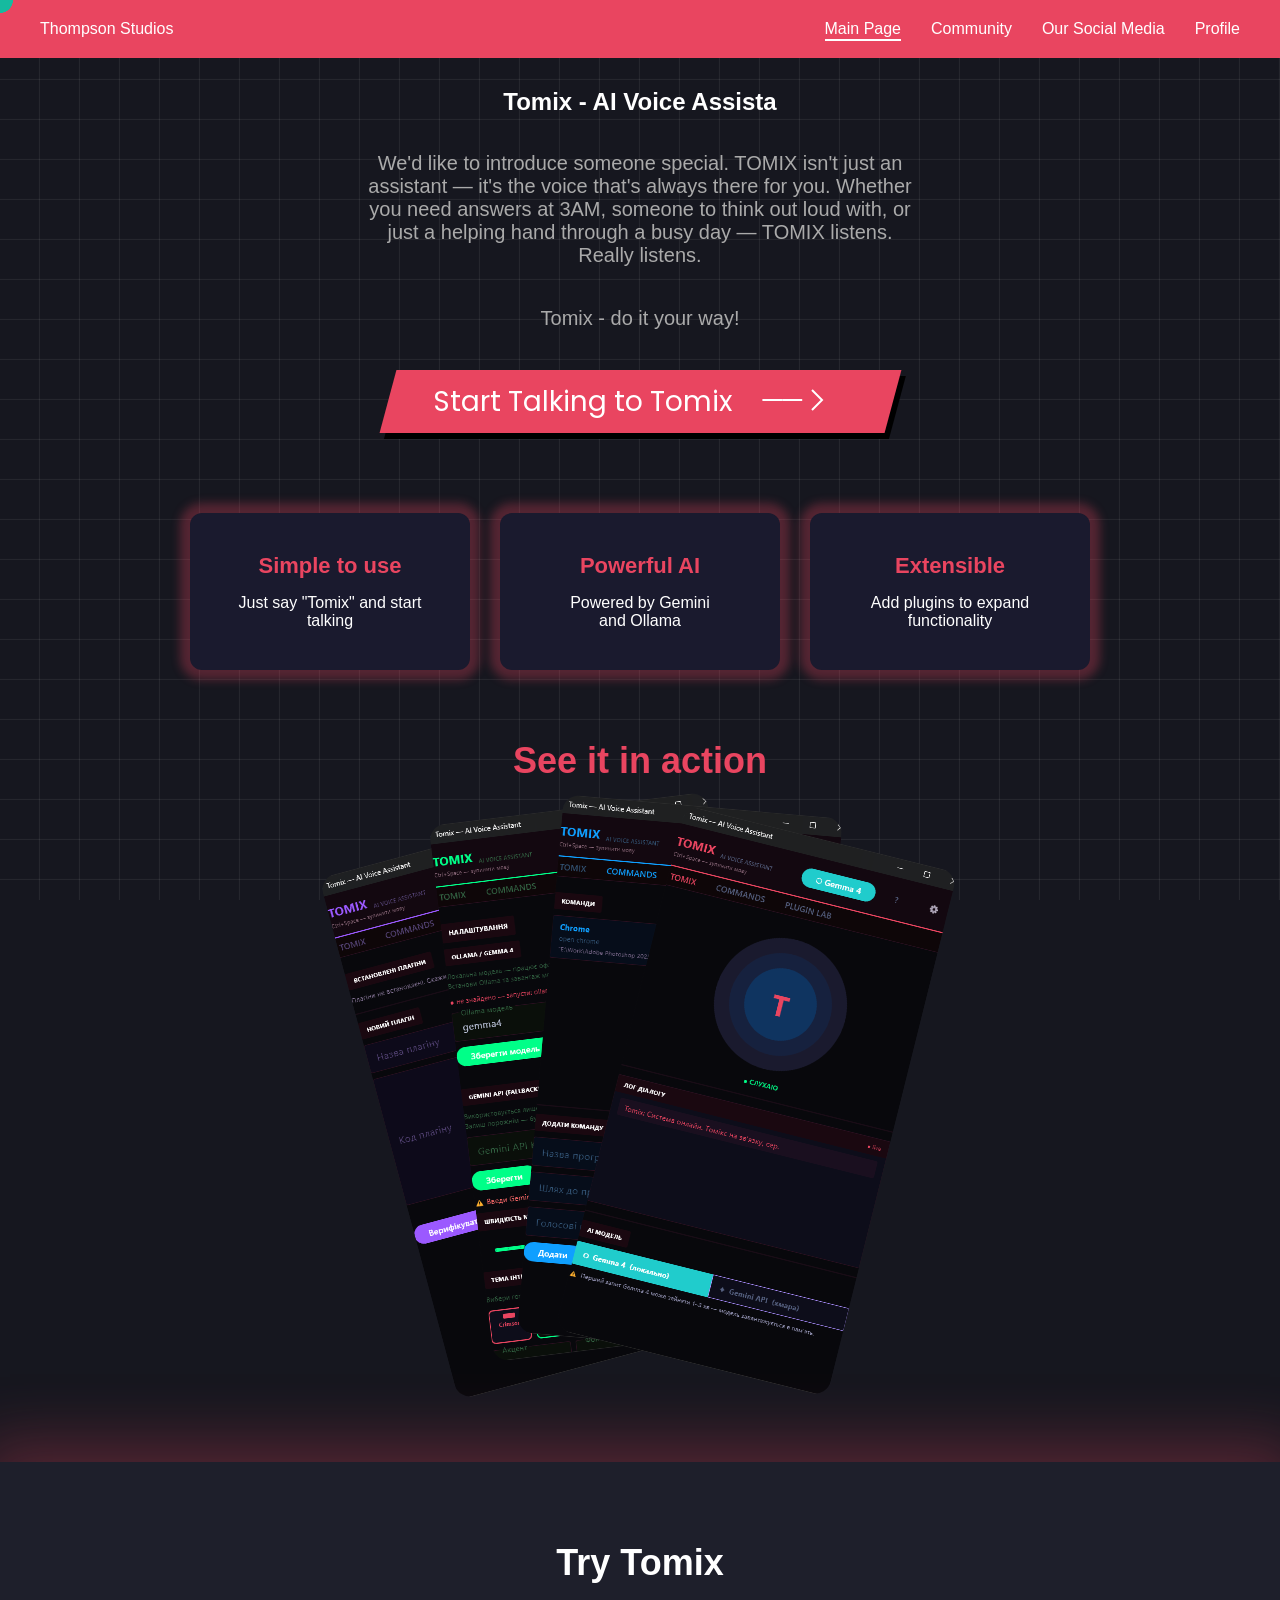
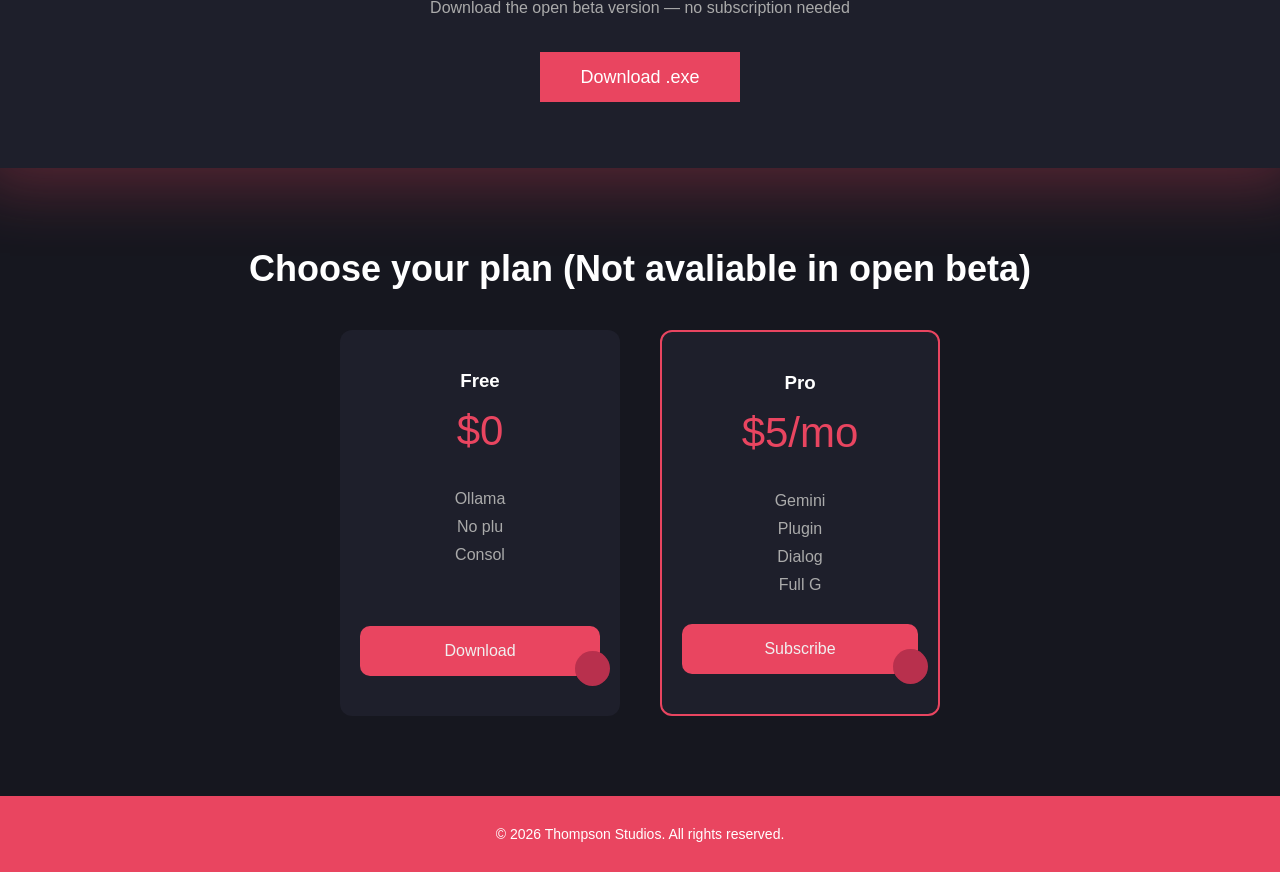
<file: web/server/index.html>
<!DOCTYPE html>
<html lang="en">
<head>
    <meta charset="UTF-8">
    <meta name="viewport" content="width=device-width, initial-scale=1.0">
    <title>Thompson Studios</title>
    <link rel="stylesheet" href="style.css">
    <link rel="shortcut icon" href="favicon.ico" type="image/x-icon">
</head>
<body>
    <div id="preloader"><div class="spinner"></div></div>

    <nav>
        <div class="logo">Thompson Studios</div>
        <button class="burger" id="burger">
            <span></span>
            <span></span>
            <span></span>
        </button>
        <ul>
            <li><a href="index.html">Main Page</a></li>
            <li><a href="community.html">Community</a></li>
            <li><a href="social.html">Our Social Media</a></li>
            <li><a href="profile.html">Profile</a></li>
        </ul>
    </nav>

        <section class="hero">
        <h1>Tomix - AI Voice Assistant</h1>
        <p>We'd like to introduce someone special. TOMIX isn't just an assistant — it's the voice that's always there for you. Whether you need answers at 3AM, someone to think out loud with, or just a helping hand through a busy day — TOMIX listens. Really listens.</p>
        <p class="tagline">Tomix - do it your way!</p>
        <a href="#" class="cta">
        <span>Start Talking to Tomix</span>
        <span>
            <svg width="66px" height="43px" viewBox="0 0 66 43">
            <g fill="none" stroke="#fff" stroke-width="2">
                <path class="one" d="M40 20 L60 20"/>
                <path class="two" d="M40 20 L60 20"/>
                <path class="three" d="M50 10 L60 20 L50 30"/>
            </g>
            </svg>
        </span>
        </a>

    </section>

    <section class="features reveal">
        <div class="card">
            <h3>Simple to use</h3>
            <p>Just say "Tomix" and start talking</p>
        </div>
        <div class="card">
            <h3>Powerful AI</h3>
            <p>Powered by Gemini and&nbsp;Ollama</p>
        </div>
        <div class="card">
            <h3>Extensible</h3>
            <p>Add plugins to expand functionality</p>
        </div>
    </section>

    <section class="screenshots reveal">
    <h2>See it in action</h2>
    <div class="fan-container">
        <img class="fan-card card-1" src="screen1.png">
        <img class="fan-card card-2" src="screen2.png">
        <img class="fan-card card-3" src="screen3.png">
        <img class="fan-card card-4" src="screen4.png">
    </div>
    </section>


    <section class="download reveal">
        <h2>Try Tomix for free</h2>
        <p>Download the open beta version — no subscription needed</p>
        <a href="#" class="btn">Download .exe</a>
    </section>

    <section class="pricing reveal">
    <h2>Choose your plan (Not avaliable in open beta)</h2>
    <div class="pricing-cards">
        <div class="pricing-card reveal-left">
            <h3>Free</h3>
            <p class="price">$0</p>
            <ul>
                <li>Ollama AI only</li>
                <li>No plugins</li>
                <li>Console (CLI) version</li>
            </ul>
            <a href="#" class="button-86">Download</a>
        </div>

        <div class="pricing-card featured reveal-right">
            <h3>Pro</h3>
            <p class="price">$5/mo</p>
            <ul>
                <li>Gemini Vision</li>
                <li>Plugins support</li>
                <li>Dialog history</li>
                <li>Full GUI app</li>
            </ul>
            <a href="#" class="button-86">Subscribe</a>
        </div>
    </div>
    </section>

    <footer>
        <p>© 2026 Thompson Studios. All rights reserved.</p>
    </footer>

    <svg xmlns="http://www.w3.org/2000/svg" style="display:none">
    <defs>
        <filter id="goo">
        <feGaussianBlur in="SourceGraphic" stdDeviation="6" result="blur" />
        <feColorMatrix in="blur" mode="matrix" values="1 0 0 0 0  0 1 0 0 0  0 0 1 0 0  0 0 0 35 -15" result="goo" />
        <feComposite in="SourceGraphic" in2="goo" operator="atop"/>
        </filter>
    </defs>
    </svg>

    <div id="cursor" class="Cursor"></div>

    <canvas id="grid-canvas"></canvas>
    <script src="script.js"></script>
</body>
</html>
</file>
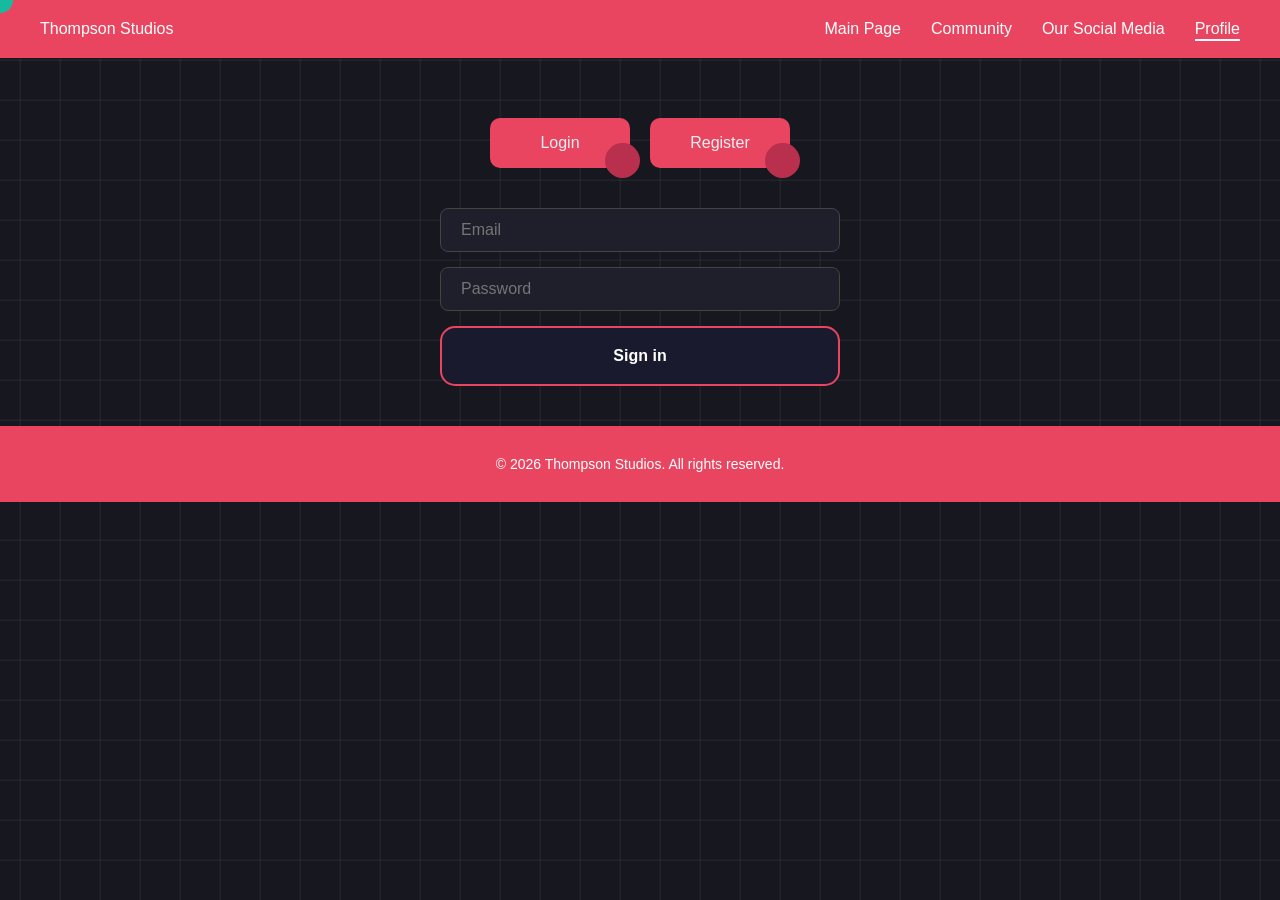
<file: web/server/profile.html>
<!DOCTYPE html>
<html lang="en">
<head>
    <meta charset="UTF-8">
    <meta name="viewport" content="width=device-width, initial-scale=1.0">
    <title>Thompson Studios</title>
    <link rel="stylesheet" href="style.css">
        <link rel="shortcut icon" href="favicon.ico" type="image/x-icon">
</head>
<body>
    <div id="preloader"><div class="spinner"></div></div>


    <nav>
        <div class="logo">Thompson Studios</div>
        <button class="burger" id="burger">
            <span></span>
            <span></span>
            <span></span>
        </button>
        <ul>
            <li><a href="index.html">Main Page</a></li>
            <li><a href="community.html">Community</a></li>
            <li><a href="social.html">Our Social Media</a></li>
            <li><a href="profile.html">Profile</a></li>
        </ul>
    </nav>
        <!-- показывается если НЕ залогинен -->
    <section class="auth" id="auth-section">
    <div class="auth-tabs">
        <button class="button-86" id="tab-login">Login</button>
        <button class="button-86" id="tab-register">Register</button>
    </div>

    <form id="login-form">
        <input type="email" placeholder="Email" id="login-email">
        <input type="password" placeholder="Password" id="login-password">
        <button type="submit" class="button-27">Sign in</button>
    </form>

    <form id="register-form" style="display:none">
        <input type="email" placeholder="Email" id="reg-email">
        <input type="password" placeholder="Password" id="reg-password">
        <button type="submit" class="button-27">Create account</button>
    </form>
    
    <p id="auth-message"></p>
    </section>

    <!-- показывается если залогинен -->
    <section class="profile" id="profile-section" style="display:none">
    <div class="profile-card">
        <h2>Your Profile</h2>
        <p>Email: <span id="prof-email"></span></p>
        <p>Plan: <span id="prof-plan"></span></p>
        <p>Key: <span id="prof-key"></span></p>
        <button class="button-86" id="logout-btn">Log Out</button>
    </div>
    </section>



    <footer>
        <p>© 2026 Thompson Studios. All rights reserved.</p>
    </footer>

    <svg xmlns="http://www.w3.org/2000/svg" style="display:none">
    <defs>
        <filter id="goo">
        <feGaussianBlur in="SourceGraphic" stdDeviation="6" result="blur" />
        <feColorMatrix in="blur" mode="matrix" values="1 0 0 0 0  0 1 0 0 0  0 0 1 0 0  0 0 0 35 -15" result="goo" />
        <feComposite in="SourceGraphic" in2="goo" operator="atop"/>
        </filter>
    </defs>
    </svg>

    <div id="cursor" class="Cursor"></div>
    <canvas id="grid-canvas"></canvas>
    <script src="script.js"></script>
</body>
</html>
</file>
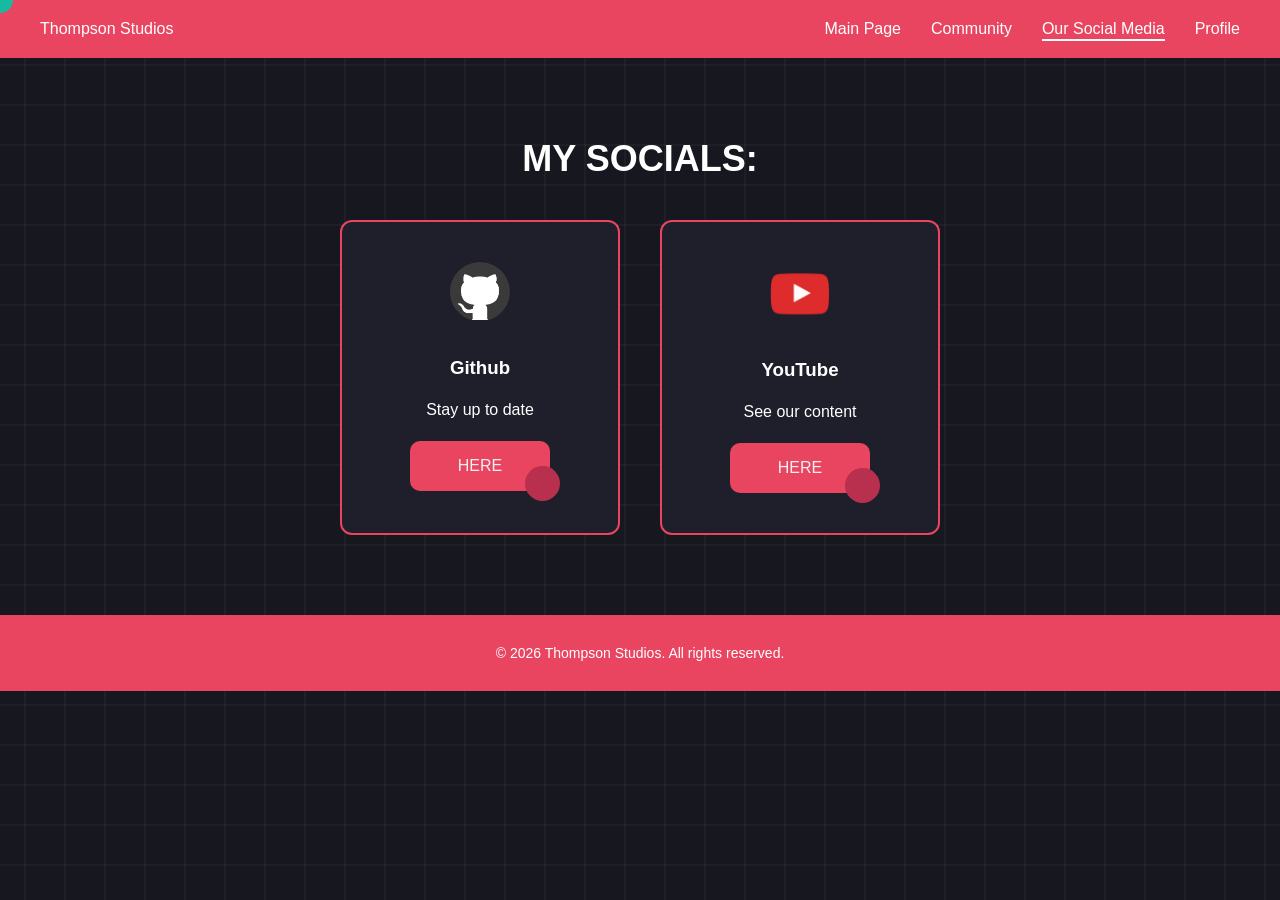
<file: web/server/social.html>
<!DOCTYPE html>
<html lang="en">
<head>
    <meta charset="UTF-8">
    <meta name="viewport" content="width=device-width, initial-scale=1.0">
    <title>Thompson Studios</title>
    <link rel="stylesheet" href="style.css">
        <link rel="shortcut icon" href="favicon.ico" type="image/x-icon">
</head>
<body>
    <div id="preloader"><div class="spinner"></div></div>


    <nav>
        <div class="logo">Thompson Studios</div>
        <button class="burger" id="burger">
            <span></span>
            <span></span>
            <span></span>
        </button>
        <ul>
            <li><a href="index.html">Main Page</a></li>
            <li><a href="community.html">Community</a></li>
            <li><a href="social.html">Our Social Media</a></li>
            <li><a href="profile.html">Profile</a></li>
        </ul>
    </nav>

    <main>
    <section class="media">
    <h2>MY SOCIALS:</h2>
    <div class="media-cards">

        <div class="media-card">
            <img src="github.png" width="60" style="margin-bottom: 15px;">
                <h3>Github</h3>
                <p>Stay up to date</p>
                <a href="https://github.com/rub1-618" target="_blank" class="button-86">HERE</a>
            </div>

            <div class="media-card">
                <img src="youtube.png" width="60" style="margin-bottom: 15px;">
                <h3>YouTube</h3>
                <p>See our content</p>
                <a href="#" class="button-86">HERE</a>
            </div>

        </div>
    </section>
    </main>

     <footer>
        <p>© 2026 Thompson Studios. All rights reserved.</p>
    </footer>

    <svg xmlns="http://www.w3.org/2000/svg" style="display:none">
    <defs>
        <filter id="goo">
        <feGaussianBlur in="SourceGraphic" stdDeviation="6" result="blur" />
        <feColorMatrix in="blur" mode="matrix" values="1 0 0 0 0  0 1 0 0 0  0 0 1 0 0  0 0 0 35 -15" result="goo" />
        <feComposite in="SourceGraphic" in2="goo" operator="atop"/>
        </filter>
    </defs>
    </svg>

    <div id="cursor" class="Cursor"></div>
    <canvas id="grid-canvas"></canvas>
    <script src="script.js"></script>
</body>
</html>
</file>
<file: web/server/style.css>
@import url('https://fonts.googleapis.com/css?family=Poppins:900i');


* {
    margin: 0;
    padding: 0;
    box-sizing: border-box;
    cursor: none;
}

html {
  scroll-behavior: smooth;
}

body {
    background-color: #16171f;
    color: #ffffff;
    font-family: Arial, sans-serif;
}

nav {
    display: flex;
    justify-content: space-between;
    align-items: center;
    padding: 20px 40px;
    background-color: #e94560;
}

nav a {
    color: #ffffff;
    text-decoration: none;
}

nav a.nav-active {
    border-bottom: 2px solid #ffffff;
    padding-bottom: 2px;
}

nav ul {
    list-style: none;
    display: flex;
    gap: 30px;
}

/* scroll shi */
#scroll-progress {
  position: fixed;
  top: 0;
  left: 0;
  height: 3px;
  background: #e94560;
  z-index: 10000;
  width: 0%;
  transition: width 0.1s linear;
  box-shadow: 0 0 8px #e94560;
}


/* представление + слоган */
.hero {
    display: flex;
    flex-direction: column;
    align-items: center;
    justify-content: center;
    padding: 60px 40px;
    text-align: center;
    padding: 30px;
}

.hero h1 {
    margin-bottom: 36px;
}

.hero p {
    max-width: 560px;
    font-size: 20px;
    color: #aaaaaa;
    margin-bottom: 40px;
}

.btn {
    background-color: #e94560;
    color: #ffffff;
    padding: 15px 40px;
    text-decoration: none;
    font-size: 18px;
}

/* карточки с фичами */
.features {
    display: flex;
    justify-content: center;
    gap: 30px;
    padding: 50px 40px;
    perspective: 600px;
}

.card {
    background-color: #1a1a2e;
    padding: 40px;
    width: 280px;
    text-align: center;
    border-radius: 12px;
  box-shadow: 0 0 10px 10px rgba(233, 69, 96, 0.3);
}

.card h3 {
    font-size: 22px;
    margin-bottom: 15px;
    color: #e94560;
}

/* секция скачать */
.download {
    text-align: center;
    padding: 80px 40px;
    background-color: #1e1f2b;
    box-shadow: 0 0 60px 20px rgba(233, 69, 96, 0.3);
}

.download h2 {
    font-size: 36px;
    margin-bottom: 15px;
}

.download p {
    color: #aaaaaa;
    margin-bottom: 50px;
}

/* pricing cards */
.pricing {
    text-align: center;
    padding: 80px 40px;
}

.pricing h2 {
    font-size: 36px;
    margin-bottom: 40px;
}

.pricing-cards {
    display: flex;
    justify-content: center;
    gap: 40px;
}

.pricing-card .button-86 {
  margin-top: auto;
  width: 100%;
}


.pricing-card {
    background: #1e1f2b;
    padding: 40px;
    border-radius: 12px;
    width: 280px;
    display: flex;
    flex-direction: column;
    align-items: center;
}

.pricing-card .btn {
    margin-top: auto;
    width: 100%;
    text-align: center;
    display: block;
    transition: background-color 0.3s;
}

.pricing-card ul {
    list-style: none;
    margin: 20px 0;
}

.pricing-card li {
    margin-bottom: 10px;
    color: #aaaaaa;
}

.pricing-card.featured {
    border: 2px solid #e94560;
}

.price {
    font-size: 42px;
    color: #e94560;
    margin: 15px 0;
}

/* fan */

.fan-container {
  position: relative;
  width: 600px;
  height: 580px;
  margin: 0 auto;
}

.fan-card {
  position: absolute;
  width: 280px;
  height: 540px;
  object-fit: cover;
  border-radius: 16px;
  top: 0;
  left: calc(50% - 140px);
  transition: transform 0.4s ease;
}

.screenshots {
  text-align: center;
  padding: 20px 40px 80px;
  overflow: visible;
}

.screenshots h2 {
  font-size: 36px;
  color: #e94560;
  margin-bottom: 20px;
}

.card-1 { transform: rotate(-15deg) translateX(-120px); z-index: 1; }
.card-2 { transform: rotate(-7deg)  translateX(-40px);  z-index: 2; }
.card-3 { transform: rotate(5deg)   translateX(40px);   z-index: 3; }
.card-4 { transform: rotate(14deg)  translateX(120px);  z-index: 4; }

/* футер */
footer {
    text-align: center;
    padding: 30px;
    background-color: #e94560;
    color: #ffffff;
    font-size: 14px;
    margin-top: auto;
}

main {
  flex: 1;
}

/* -------------------- */

/* plugins */
.plugins {
  padding: 80px 40px;
  text-align: center;
}

.plugins h2 {
  font-size: 36px;
  margin-bottom: 40px;
}

#login-hint {
  color: #aaaaaa;
  margin-bottom: 40px;
  font-size: 24px;
}

.plugins-grid {
  display: flex;
  flex-wrap: wrap;
  justify-content: center;
  gap: 20px;
}

/* --------------------- */

/* media */
.media {
    text-align: center;
    padding: 80px 40px;
}

.media h2 {
    font-size: 36px;
    margin-bottom: 40px;
}

.media-cards {
    display: flex;
    justify-content: center;
    gap: 40px;
}

.media-card {
    background: #1e1f2b;
    padding: 40px;
    border-radius: 12px;
    width: 280px;
    display: flex;
    flex-direction: column;
    align-items: center;
    gap: 22px;
    border: 2px solid #e94560;
    transition: transform 0.3s ease;
}

.media-card:hover {
    transform: scale(1.08);
}

.media-card img {
  width: 60px;
  margin-bottom: 15px;
  mix-blend-mode: lighten;
}


.media-card .btn {
    margin-top: auto;
    width: 100%;
    text-align: center;
    display: block;
    margin-top: 20px;
}

/* carusel animation*/

@keyframes slideFromRight {
  from { transform: translateX(100px); }
  to   { transform: translateX(0); }
}

@keyframes slideFromLeft {
  from { transform: translateX(-100px); }
  to   { transform: translateX(0); }
}

.slide-right {
  animation: slideFromRight 0.5s ease;
}

.slide-left {
  animation: slideFromLeft 0.5s ease;
}


/* other parametres */
.btn:hover {
  background-color: #e94560;
}

.btn {
  transition: background-color 0.3s;
}

.card {
  transition: 0.3s;
}

.card:hover {
  transform: translateY(-8px);  /* translateY — підняти вгору на -8px */
}

/* fancy button */
.cta {
    display: flex;
    align-items: center;
    padding: 10px 45px;
    text-decoration: none;
    font-family: 'Poppins', sans-serif;
    font-size: 28px;
    color: #ffffff;
    background: #e94560;
    transition: 1s;
    box-shadow: 6px 6px 0 black;
    transform: skewX(-15deg);
}

.cta:hover {
    transition: 0.5s;
    box-shadow: 10px 10px 0 #ffffff;
}

.cta span {
    transform: skewX(15deg); /* выравниваем текст обратно */
}

.cta span:nth-child(2) {
    margin-left: 30px;
    transition: 0.5s;
    margin-right: 20px;
    display: flex;
    align-items: center;
}

.cta:hover span:nth-child(2) {
    transition: 0.5s;
    margin-right: 45px;
}

.cta span:nth-child(1) {
  transform: skewX(15deg);
  display: inline-block;
}


path.one { transition: 0.4s; transform: translateX(-60%); }
path.two { transition: 0.5s; transform: translateX(-30%); }

.cta:hover path.one { transform: translateX(0%); animation: color_anim 1s infinite 0.6s; }
.cta:hover path.two { transform: translateX(0%); animation: color_anim 1s infinite 0.4s; }
.cta:hover path.three { animation: color_anim 1s infinite 0.2s; }

@keyframes color_anim {
    0%   { stroke: white; }
    50%  { stroke: #1a1a2e; }
    100% { stroke: white; }
}

/* profile sys */
.auth, .profile {
  text-align: center;
  padding: 40px;
  padding-top: 60px;
}

.auth .button-86 {
  align-self: center;
}

.profile-card .button-86 {
  align-self: center;
  width: 100%;
}

.profile-card {
  background: #1e1f2b;
  padding: 60px;
  border-radius: 12px;
  display: inline-flex;
  flex-direction: column;
  gap: 22px;
  min-width: 350px;
}

.profile-card .button-86 {
  margin-top: 16px;
}


.auth-tabs {
  display: flex;
  justify-content: center;
  gap: 20px;
  margin-bottom: 40px;
}

.auth form {
  display: flex;
  flex-direction: column;  /* элементы в колонку */
  align-items: center;
  gap: 15px;
  max-width: 400px;
  margin: 0 auto;
}

.auth input {
  width: 100%;
  padding: 12px 20px;
  background: #1e1f2b;
  border: 1px solid #444;
  color: #e94560;
  font-size: 16px;
  border-radius: 8px;
}

/* plugn submit */

.submit-plugin {
  display: flex;
  flex-direction: column;
  max-width: 100%;
  margin: auto;
  text-align: center;
  padding: 30px;
  background: #1e1f2b;
  border: 1px solid #444;
  color: #ffffff;
  box-shadow: 0 0 60px 20px rgba(233, 69, 96, 0.3);
}

.submit-plugin h2 {
  color: #e94560;
  text-shadow: 0 0 20px rgba(233, 69, 96, 0.6);
  margin-bottom: 30px;
}

.submit-plugin form {
  display: flex;
  flex-direction: column;
  align-items: center;
  gap: 20px;
  max-width: 800px;
  margin: 0 auto;
}

.submit-plugin input {
  width: 100%;
  padding: 12px 20px;
  font-size: 16px;
  border-radius: 8px;
}

.submit-plugin .form-row {
  display: flex;
  gap: 15px;
  width: 100%;
}

.submit-plugin .form-row textarea {
  flex: 1;
  height: 150px;
  padding: 12px;
  font-size: 14px;
  border-radius: 8px;
}

.submit-plugin input,
.submit-plugin textarea {
  background: #1a1a2e;
  color: #ffffff;
  border: 1px solid #444;
}

.submit-plugin textarea {
  resize: none;
}

/* preloader */
#preloader {
  position: fixed;
  inset: 0;
  background: #16171f;
  z-index: 9998;
  display: flex;
  align-items: center;
  justify-content: center;
  transition: opacity 0.5s;
}

.button-86 {
  all: unset;
  width: 100px;
  height: 30px;
  font-size: 16px;
  background: transparent;
  border: none;
  position: relative;
  color: #f0f0f0;
  cursor: none;
  z-index: 1;
  padding: 10px 20px;
  display: flex;
  align-items: center;
  justify-content: center;
  white-space: nowrap;
  user-select: none;
  -webkit-user-select: none;
  touch-action: manipulation;
}

.button-86::after,
.button-86::before {
  content: '';
  position: absolute;
  bottom: 0;
  right: 0;
  z-index: -99999;
  transition: all .4s;
}

.button-86::before {
  transform: translate(0%, 0%);
  width: 100%;
  height: 100%;
  background: #e94560;
  border-radius: 10px;
}

.button-86::after {
  transform: translate(10px, 10px);
  width: 35px;
  height: 35px;
  background: #b8304d;
  backdrop-filter: blur(5px);
  -webkit-backdrop-filter: blur(5px);
  border-radius: 50px;
}

.button-86:hover::before {
  transform: translate(5%, 20%);
  width: 110%;
  height: 110%;
}

.button-86:hover::after {
  border-radius: 10px;
  transform: translate(0, 0);
  width: 100%;
  height: 100%;
}

.button-86:active::after {
  transition: 0s;
  transform: translate(0, 5%);
}

.spinner {
  width: 50px;
  height: 50px;
  border: 4px solid #333;
  border-top: 4px solid #e94560;
  border-radius: 50%;
  animation: spin 1s linear infinite;
}

@keyframes spin {
  to { transform: rotate(360deg); }
}

/* grid */
#grid-canvas {
  position: fixed;
  top: 0;
  left: 0;
  z-index: -1;
  pointer-events: none;
}

/* coursor */

.Cursor {
  position: fixed;
  top: 0;
  left: 0;
  pointer-events: none;
  z-index: 9999;
  filter: url("#goo");
  mix-blend-mode: difference;
}

.Cursor span { position: absolute; 
  width: 26px; 
  height: 26px; 
  border-radius: 50%;
  background: white;
  transform: translate(-50%, -50%) 
}

/* revealы */
.reveal {
  opacity: 0;
  transform: translateY(40px);
  transition: opacity 0.6s ease, transform 0.6s ease;
}

.reveal.visible {
  opacity: 1;
  transform: translateY(0);
}

/* spinner nahu */
.spinner {
  width: 50px;
  height: 50px;
  border: 4px solid #333;
  border-top: 4px solid #e94560;
  border-radius: 50%;
  animation: spin 1s linear infinite;
}

@keyframes spin {
  to { transform: rotate(360deg); }
}

/* preloader */
#preloader {
  position: fixed;
  inset: 0;
  background: #16171f;
  z-index: 9998;
  display: flex;
  align-items: center;
  justify-content: center;
  transition: opacity 0.5s;
}

.button-86 {
  all: unset;
  width: 100px;
  height: 30px;
  font-size: 16px;
  background: transparent;
  border: none;
  position: relative;
  color: #f0f0f0;
  cursor: none;
  z-index: 1;
  padding: 10px 20px;
  display: flex;
  align-items: center;
  justify-content: center;
  white-space: nowrap;
  user-select: none;
  -webkit-user-select: none;
  touch-action: manipulation;
}

.button-86::after,
.button-86::before {
  content: '';
  position: absolute;
  bottom: 0;
  right: 0;
  z-index: -99999;
  transition: all .4s;
}

.button-86::before {
  transform: translate(0%, 0%);
  width: 100%;
  height: 100%;
  background: #e94560;
  border-radius: 10px;
}

.button-86::after {
  transform: translate(10px, 10px);
  width: 35px;
  height: 35px;
  background: #b8304d;
  backdrop-filter: blur(5px);
  -webkit-backdrop-filter: blur(5px);
  border-radius: 50px;
}

.button-86:hover::before {
  transform: translate(5%, 20%);
  width: 110%;
  height: 110%;
}

.button-86:hover::after {
  border-radius: 10px;
  transform: translate(0, 0);
  width: 100%;
  height: 100%;
}

.button-86:active::after {
  transition: 0s;
  transform: translate(0, 5%);
}

/* -------------------- */

.button-27 {
  appearance: none;
  background-color: #1a1a2e;
  border: 2px solid #e94560;
  border-radius: 15px;
  box-sizing: border-box;
  color: #FFFFFF;
  cursor: none;
  display: inline-block;
  font-family: Roobert,-apple-system,BlinkMacSystemFont,"Segoe UI",Helvetica,Arial,sans-serif,"Apple Color Emoji","Segoe UI Emoji","Segoe UI Symbol";
  font-size: 16px;
  font-weight: 600;
  line-height: normal;
  margin: 0;
  min-height: 60px;
  min-width: 0;
  outline: none;
  padding: 16px 24px;
  text-align: center;
  text-decoration: none;
  transition: all 300ms cubic-bezier(.23, 1, 0.32, 1);
  user-select: none;
  -webkit-user-select: none;
  touch-action: manipulation;
  width: 100%;
  will-change: transform;
}

.button-27:disabled {
  pointer-events: none;
}

.button-27:hover {
  box-shadow: rgba(233, 69, 96, 0.4) 0 8px 15px;
  transform: translateY(-2px);
}

.button-27:active {
  box-shadow: none;
  transform: translateY(0);
}

input:-webkit-autofill,
input:-webkit-autofill:hover,
input:-webkit-autofill:focus {
  -webkit-box-shadow: 0 0 0px 1000px #1e1f2b inset;
  -webkit-text-fill-color: #e94560;
}

/* heisenburger */
.burger { display: none; }

@media (max-width: 768px) {
  .burger {
    display: flex;
    flex-direction: column;
    gap: 5px;
    background: none;
    border: none;
    cursor: pointer;
  }
  .burger span {
    width: 25px;
    height: 2px;
    background: white;
    display: block;
  }
  nav ul {
    display: none;
    flex-direction: column;
    position: absolute;
    top: 60px;
    right: 20px;
    background: #0f0f1a;
    padding: 20px;
    border-radius: 10px;
  }
  nav ul.open { display: flex; }

  .features {
    flex-direction: column;
    align-items: center;
  }
  .pricing-cards {
    flex-direction: column;
    align-items: center;
  }
  .media-cards {
    flex-direction: column;
    align-items: center;
  }

  .fan-container {
    transform: scale(0.6);
    transform-origin: left center;
    height: 350px;
  }
}
</file>
